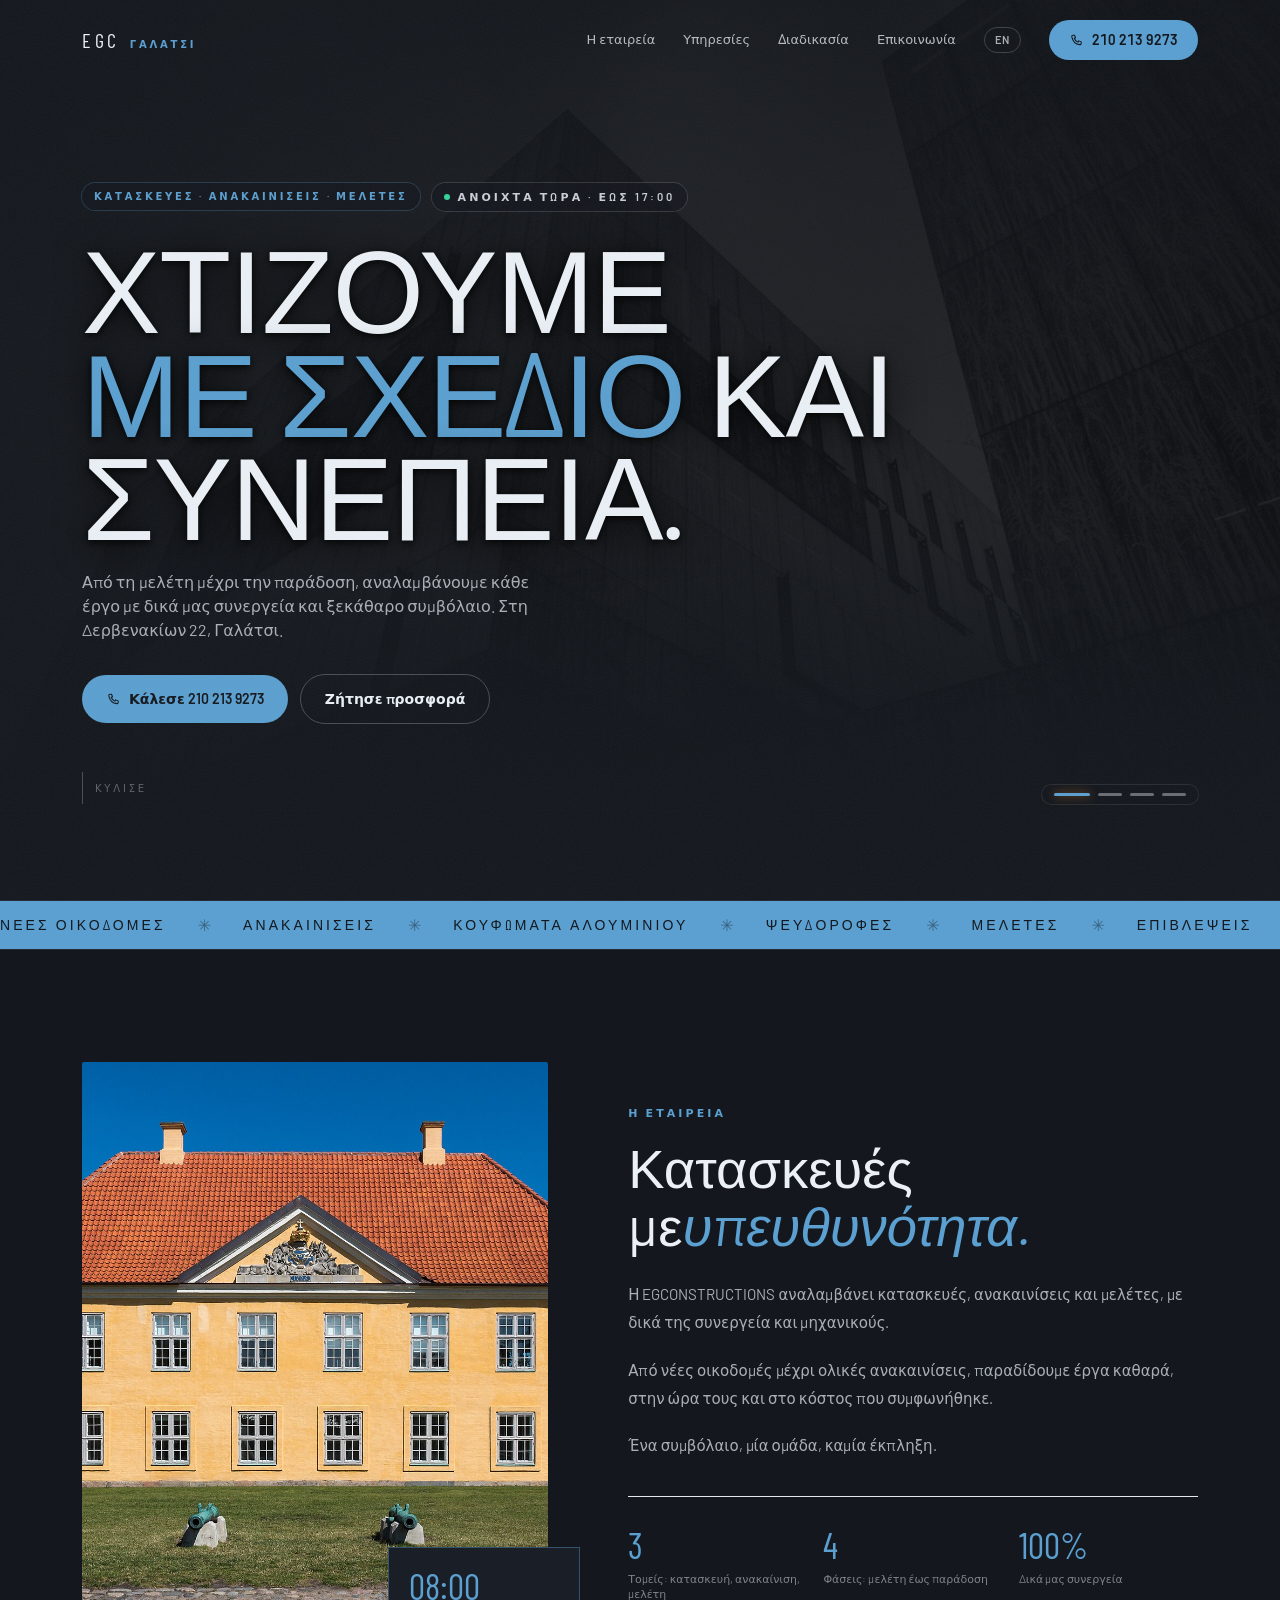
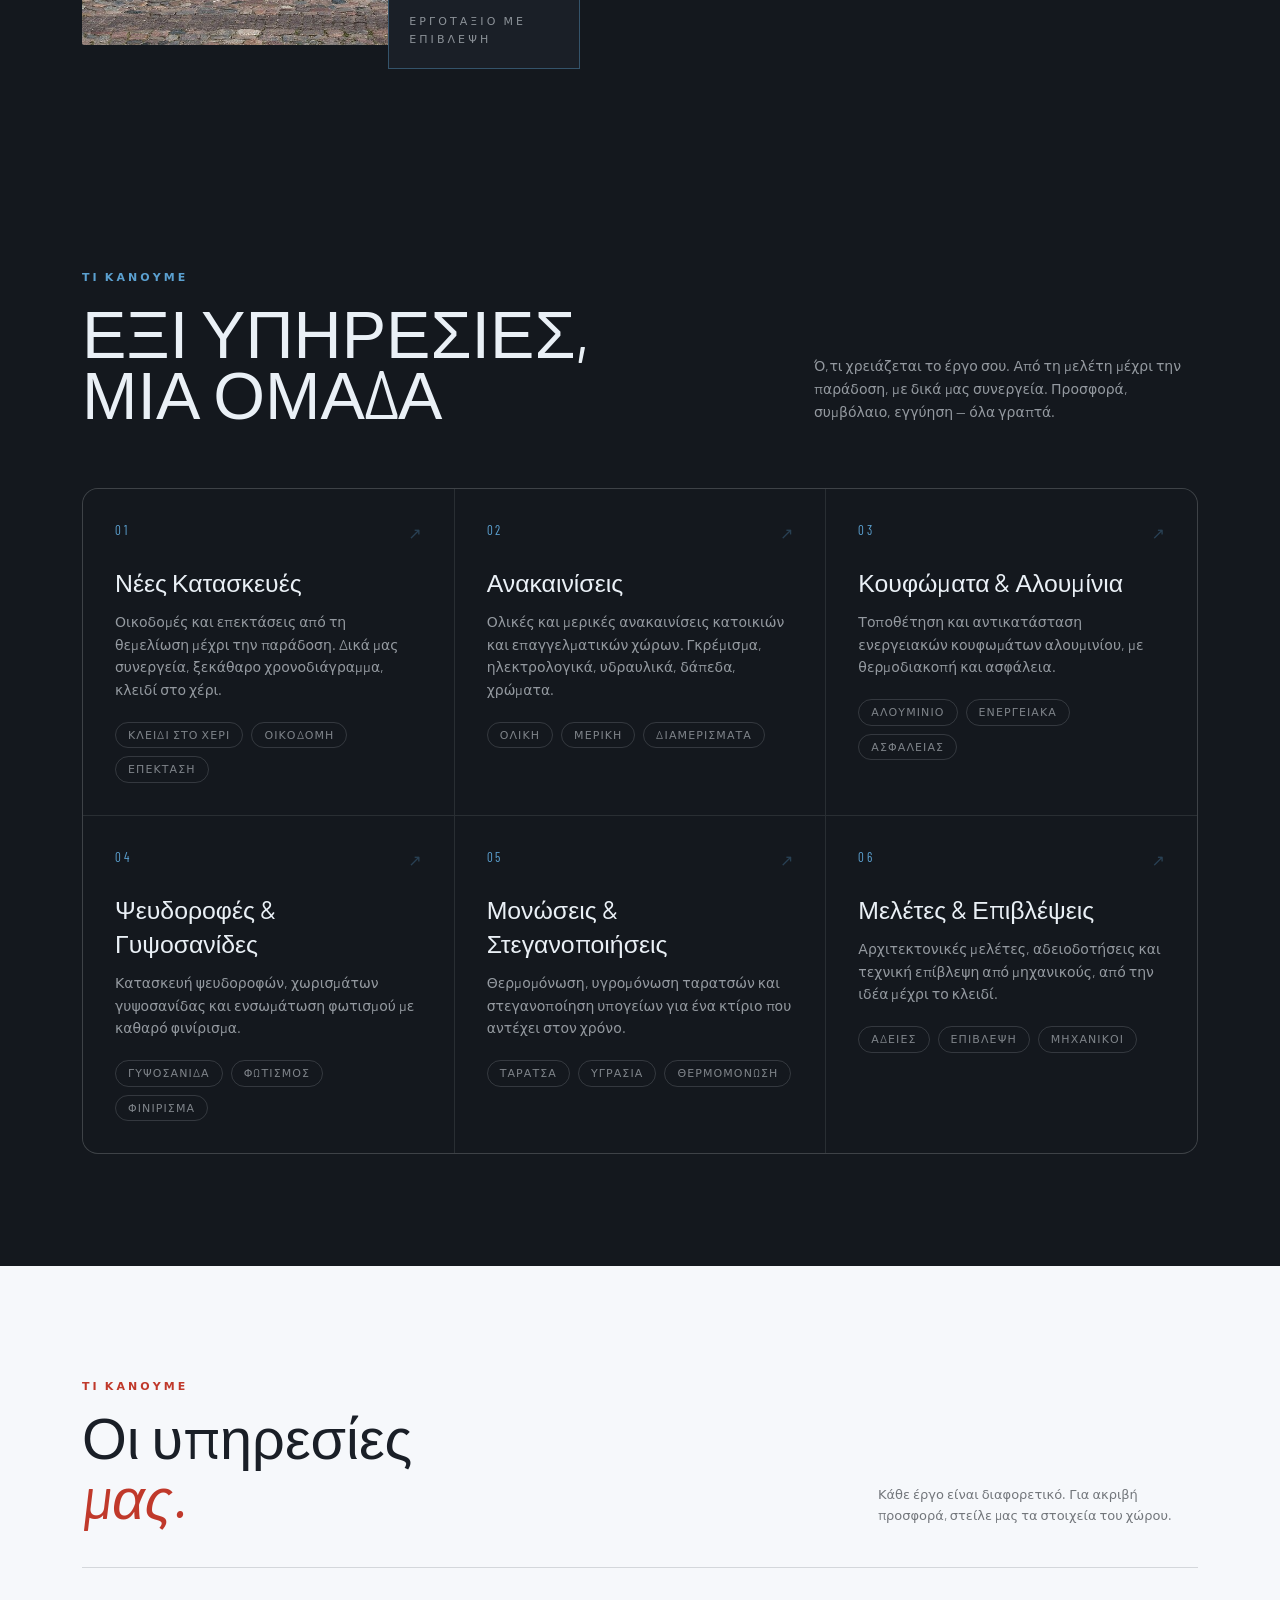
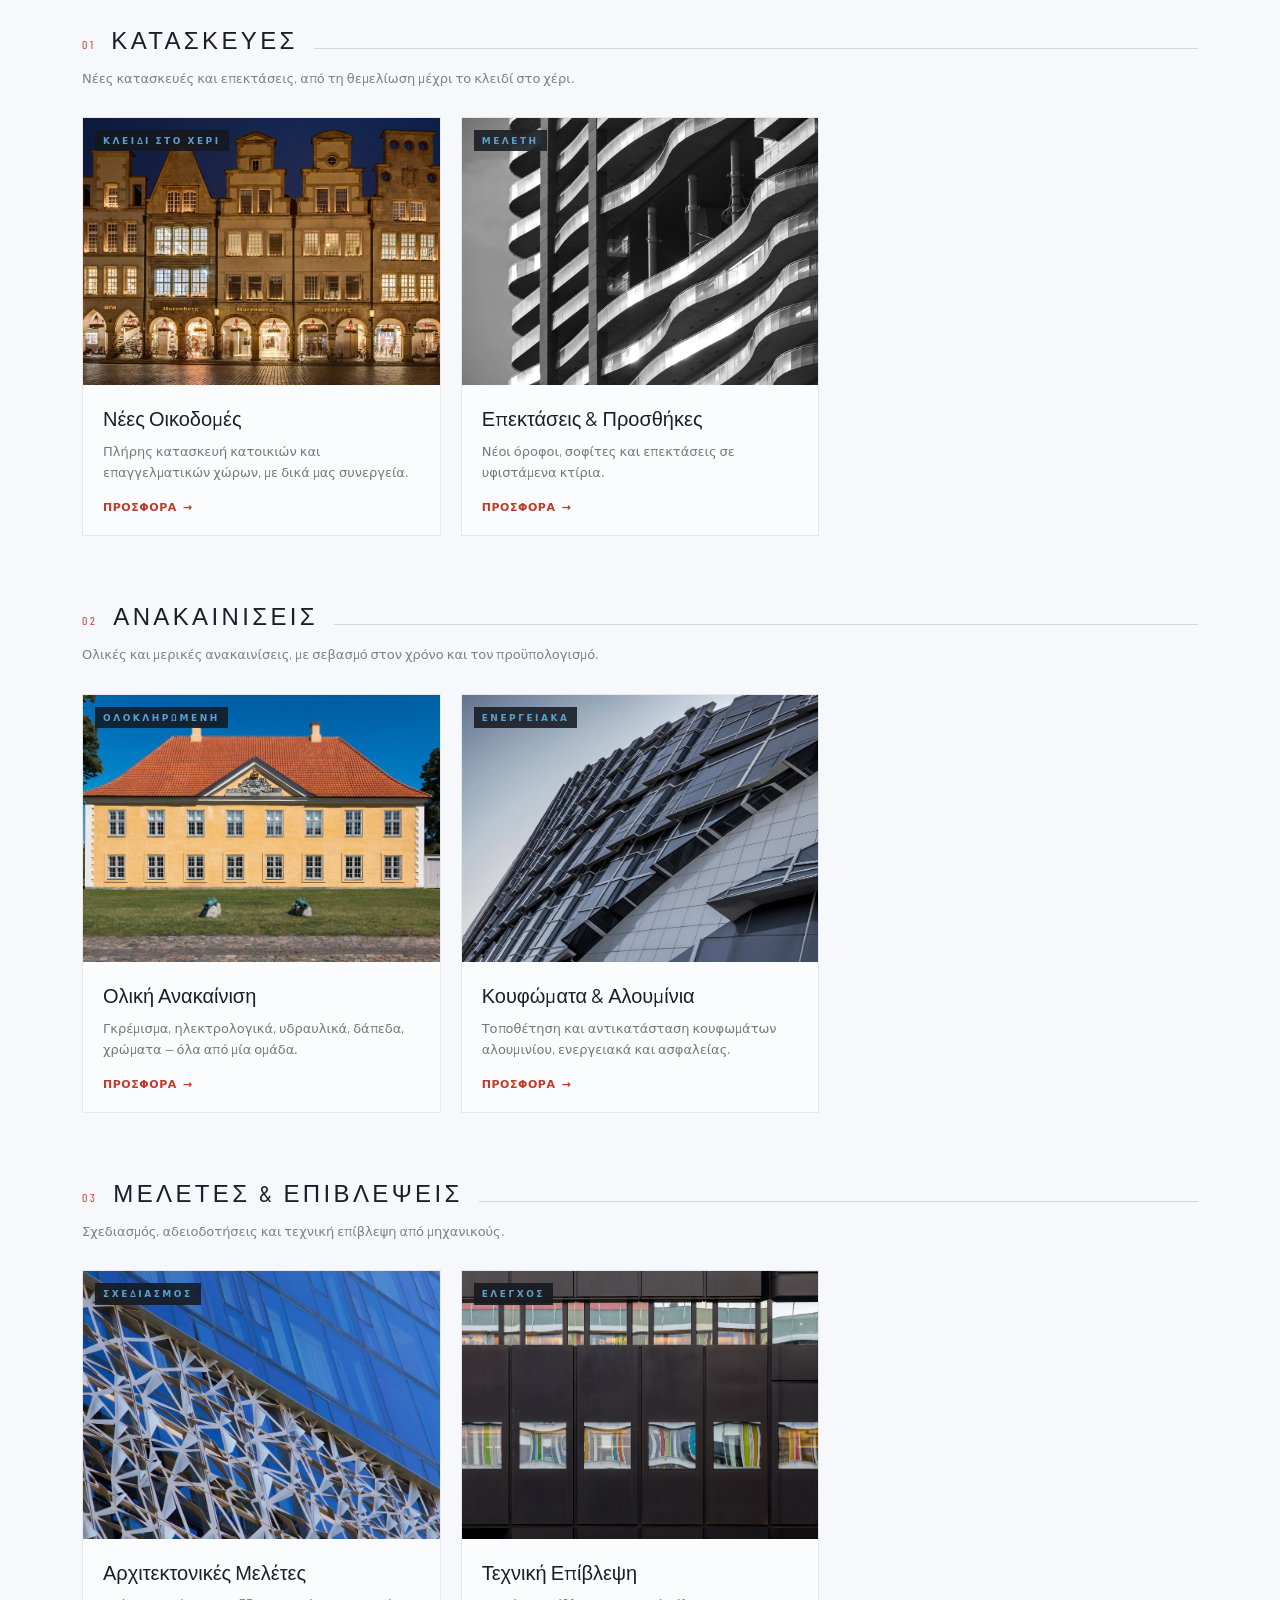
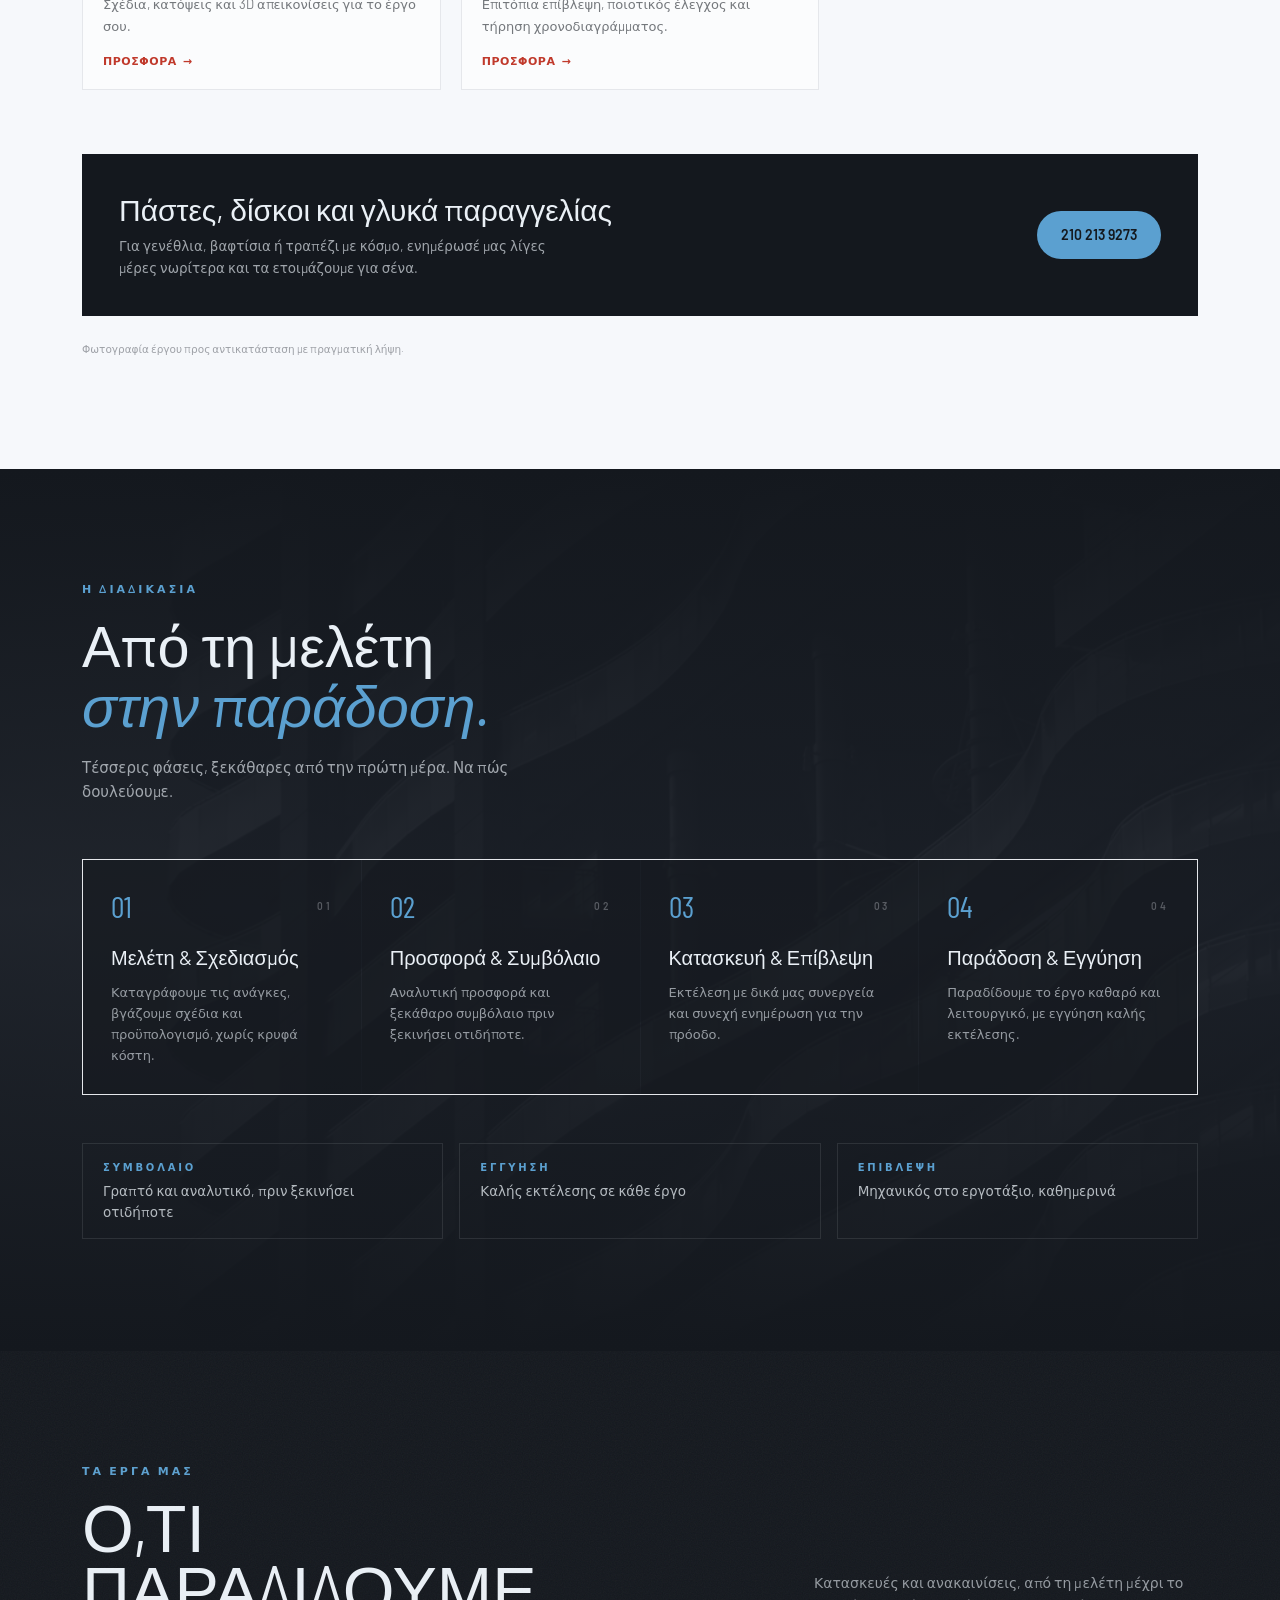
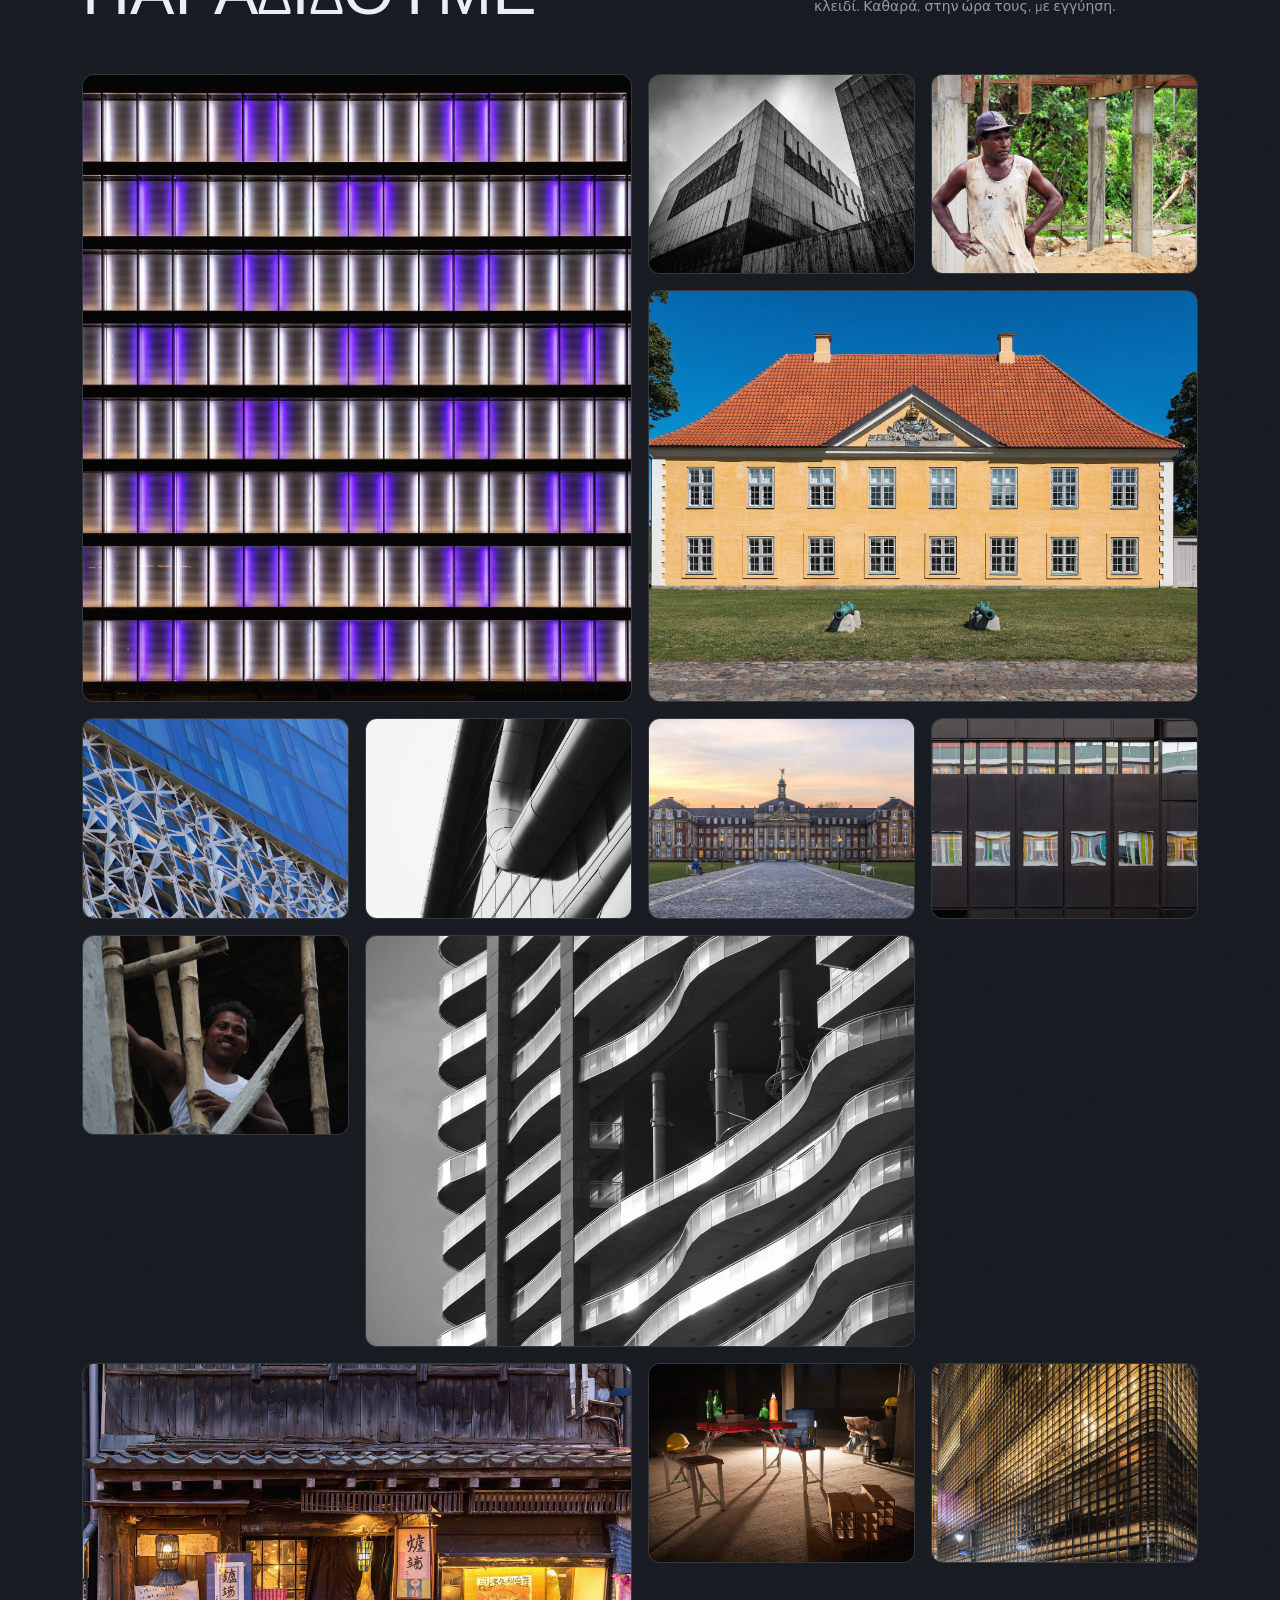
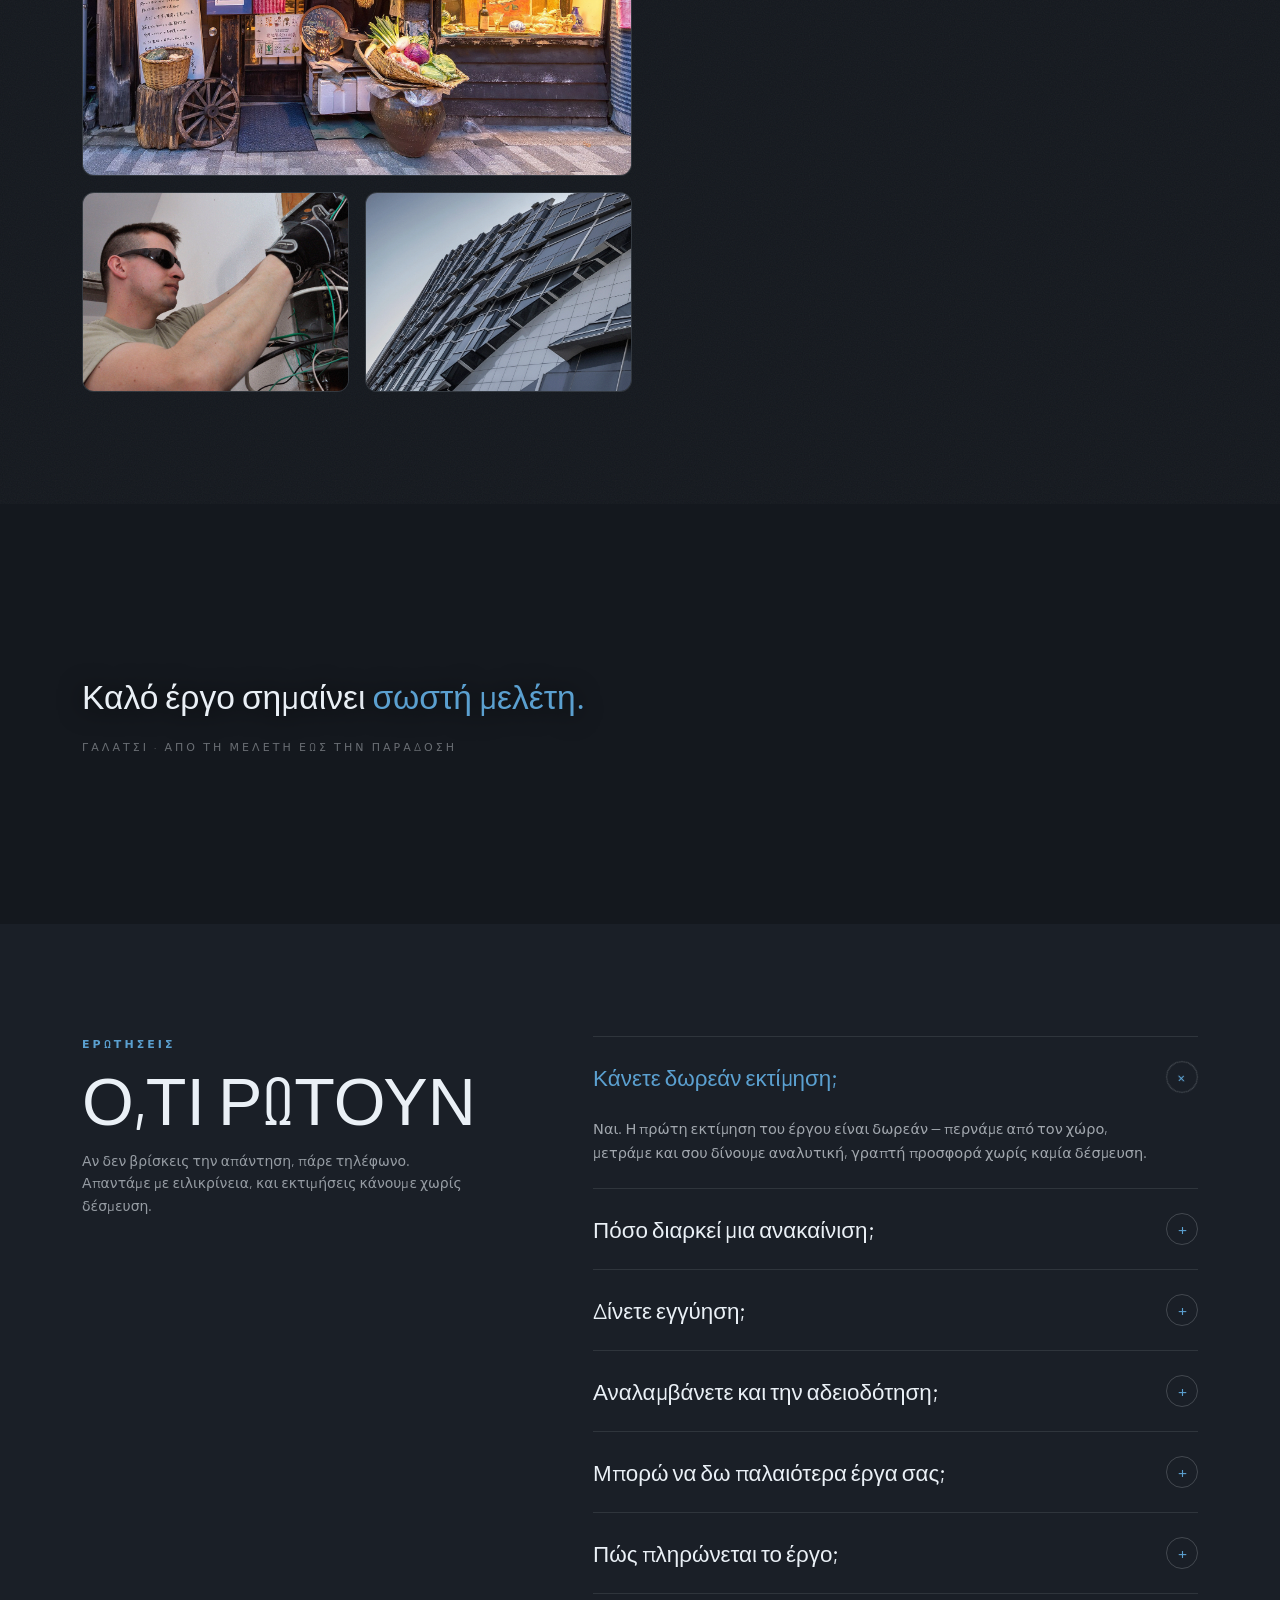
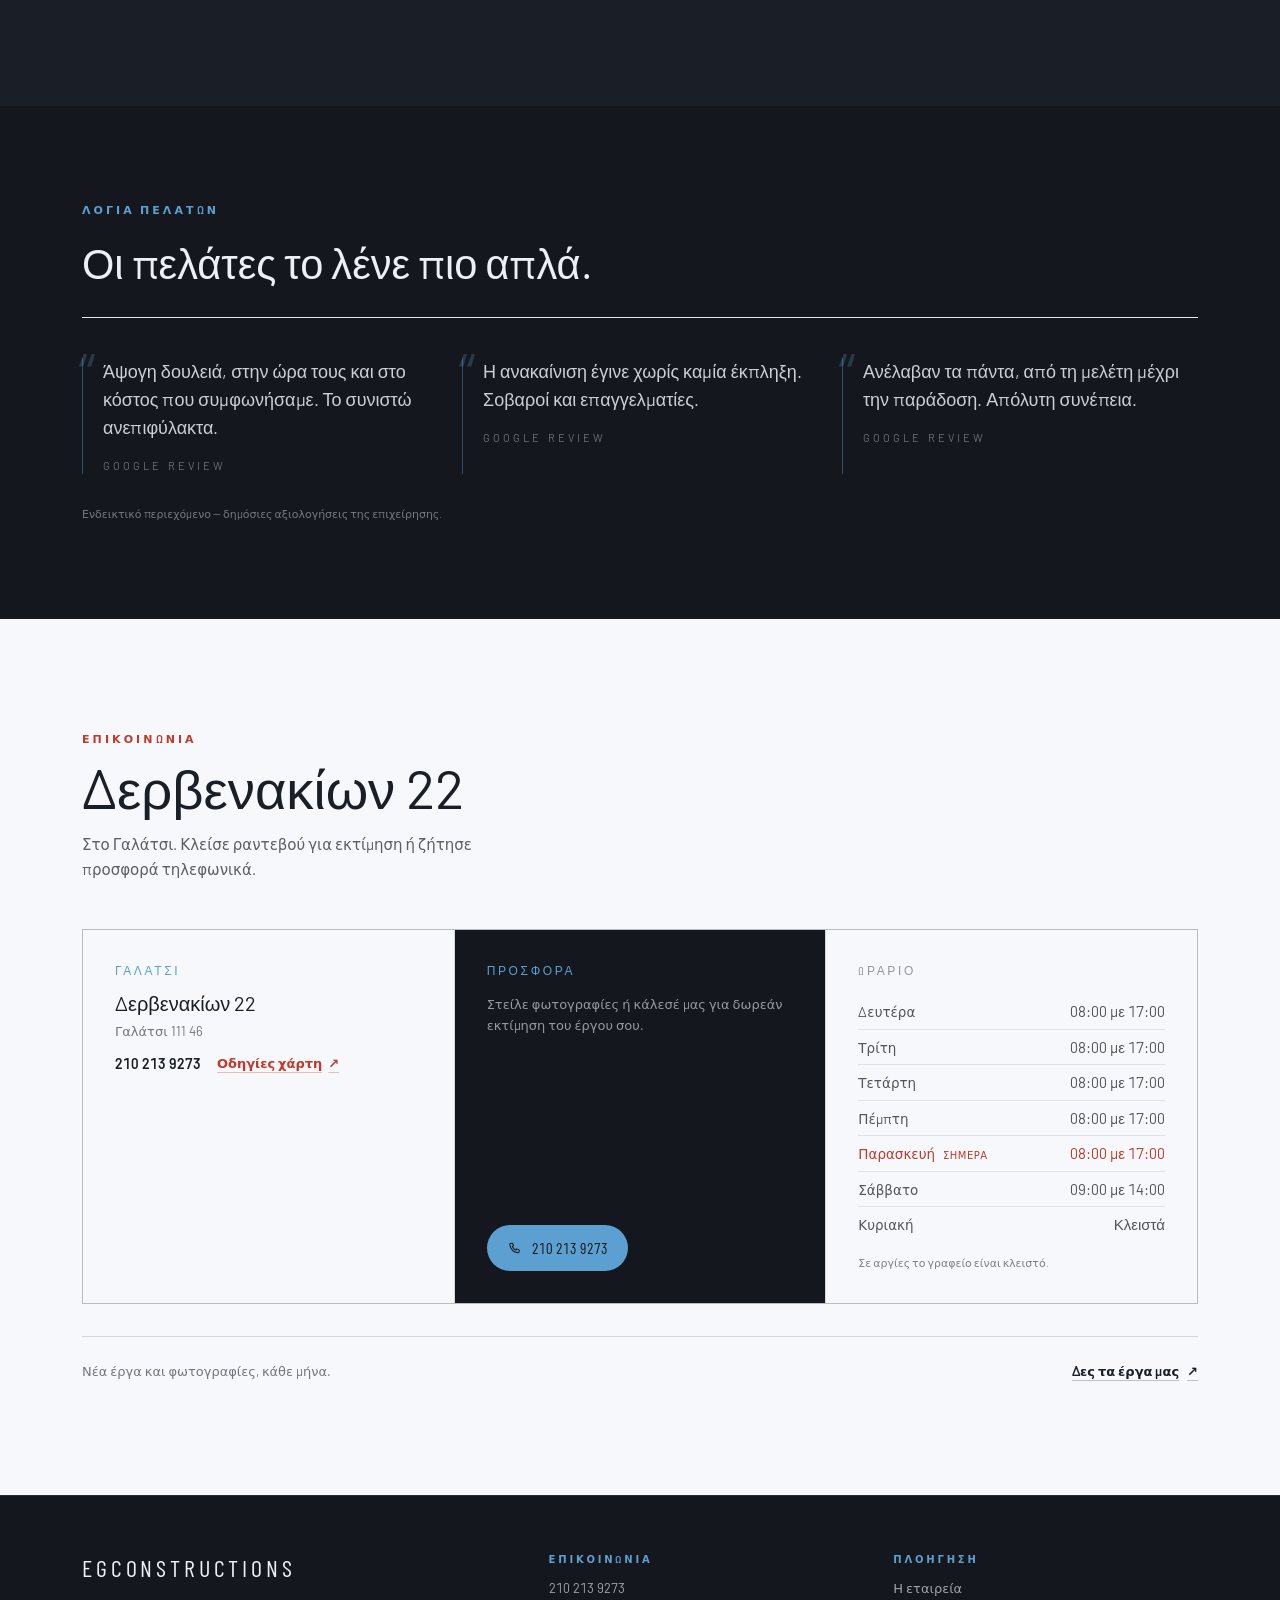
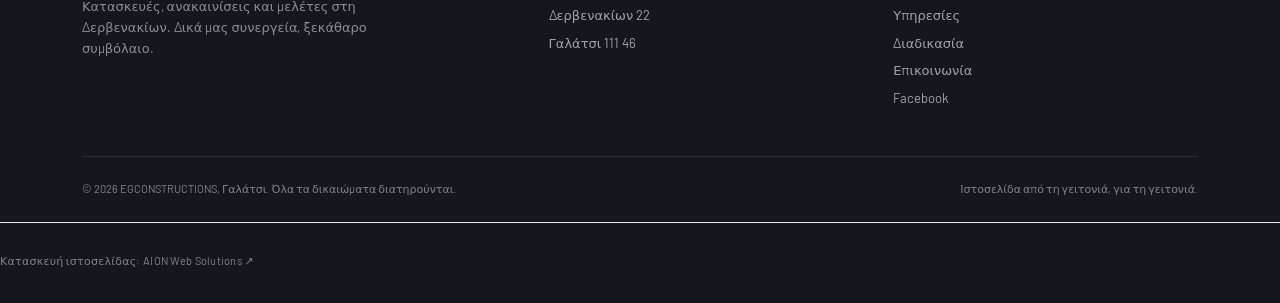
<file: index.html>
<!DOCTYPE html>
<html lang="el">
 <head>
 <meta charset="UTF-8" />
 <meta name="viewport" content="width=device-width, initial-scale=1.0" />
 <title>EGCONSTRUCTIONS — Κατασκευές, Ανακαινίσεις &amp; Μελέτες στη Δερβενακίων 22, Γαλάτσι</title>
 <meta
 name="description"
 content="Κατασκευές, ανακαινίσεις και τεχνικές μελέτες στο Γαλάτσι. Δικά μας συνεργεία, ξεκάθαρο συμβόλαιο, εγγύηση καλής εκτέλεσης. Δερβενακίων 22, τηλ. 210 213 9273."
 />
 <link rel="canonical" href="https://panosgr1983.github.io/aion-egconstructions-demo/" />
 <meta name="theme-color" content="#0F1115" />
 <link rel="icon" type="image/svg+xml" href="./favicon.svg" />
 <meta property="og:locale" content="el_GR" />
 <meta property="og:site_name" content="EGCONSTRUCTIONS" />
 <meta property="og:title" content="EGCONSTRUCTIONS, Γαλάτσι" />
 <meta
 property="og:description"
 content="Κατασκευές, ανακαινίσεις και μελέτες στη Δερβενακίων 22, Γαλάτσι. Δικά μας συνεργεία, ξεκάθαρο συμβόλαιο."
 />
 <meta property="og:type" content="website" />
 <meta property="og:url" content="https://panosgr1983.github.io/aion-egconstructions-demo/" />
 <meta property="og:image" content="https://panosgr1983.github.io/aion-egconstructions-demo/images/buildings-7.jpg" />
 <meta name="twitter:card" content="summary_large_image" />
 <meta name="twitter:title" content="EGCONSTRUCTIONS, Γαλάτσι" />
 <meta
 name="twitter:description"
 content="Κατασκευές, ανακαινίσεις και μελέτες στη Δερβενακίων 22, Γαλάτσι."
 />
 <meta name="twitter:image" content="https://panosgr1983.github.io/aion-egconstructions-demo/images/buildings-7.jpg" />
 <link rel="preconnect" href="https://fonts.googleapis.com" />
 <link rel="preconnect" href="https://fonts.gstatic.com" crossorigin />
 <link
 href="https://fonts.googleapis.com/css2?family=Barlow+Condensed:wght@500;600;700;800&family=Barlow:wght@400;500;600;700&display=swap"
 rel="stylesheet"
 />
 <script type="application/ld+json">
 {
 "@context": "https://schema.org",
 "@type": "GeneralContractor",
 "name": "EGCONSTRUCTIONS",
 "address": {
 "@type": "PostalAddress",
 "streetAddress": "Δερβενακίων 22",
 "addressLocality": "Γαλάτσι",
 "postalCode": "111 46",
 "addressCountry": "GR"
 },
 "telephone": "+302102139273",
 "priceRange": "€€€",
 "openingHoursSpecification": [
 {
 "@type": "OpeningHoursSpecification",
 "dayOfWeek": ["Monday","Tuesday","Wednesday","Thursday","Friday"],
 "opens": "08:00",
 "closes": "17:00"
 },
 {
 "@type": "OpeningHoursSpecification",
 "dayOfWeek": "Saturday",
 "opens": "09:00",
 "closes": "14:00"
 }
 ]
 }
 </script>
   <script type="module" crossorigin src="./assets/index-CJ-3PT7a.js"></script>
   <link rel="stylesheet" crossorigin href="./assets/index-tf8NFhXA.css">
 </head>
 <body>
 <div id="root"></div>
 </body>
</html>
</file>
<file: assets/index-tf8NFhXA.css>
*,:before,:after{--tw-border-spacing-x: 0;--tw-border-spacing-y: 0;--tw-translate-x: 0;--tw-translate-y: 0;--tw-rotate: 0;--tw-skew-x: 0;--tw-skew-y: 0;--tw-scale-x: 1;--tw-scale-y: 1;--tw-pan-x: ;--tw-pan-y: ;--tw-pinch-zoom: ;--tw-scroll-snap-strictness: proximity;--tw-gradient-from-position: ;--tw-gradient-via-position: ;--tw-gradient-to-position: ;--tw-ordinal: ;--tw-slashed-zero: ;--tw-numeric-figure: ;--tw-numeric-spacing: ;--tw-numeric-fraction: ;--tw-ring-inset: ;--tw-ring-offset-width: 0px;--tw-ring-offset-color: #fff;--tw-ring-color: rgb(59 130 246 / .5);--tw-ring-offset-shadow: 0 0 #0000;--tw-ring-shadow: 0 0 #0000;--tw-shadow: 0 0 #0000;--tw-shadow-colored: 0 0 #0000;--tw-blur: ;--tw-brightness: ;--tw-contrast: ;--tw-grayscale: ;--tw-hue-rotate: ;--tw-invert: ;--tw-saturate: ;--tw-sepia: ;--tw-drop-shadow: ;--tw-backdrop-blur: ;--tw-backdrop-brightness: ;--tw-backdrop-contrast: ;--tw-backdrop-grayscale: ;--tw-backdrop-hue-rotate: ;--tw-backdrop-invert: ;--tw-backdrop-opacity: ;--tw-backdrop-saturate: ;--tw-backdrop-sepia: ;--tw-contain-size: ;--tw-contain-layout: ;--tw-contain-paint: ;--tw-contain-style: }::backdrop{--tw-border-spacing-x: 0;--tw-border-spacing-y: 0;--tw-translate-x: 0;--tw-translate-y: 0;--tw-rotate: 0;--tw-skew-x: 0;--tw-skew-y: 0;--tw-scale-x: 1;--tw-scale-y: 1;--tw-pan-x: ;--tw-pan-y: ;--tw-pinch-zoom: ;--tw-scroll-snap-strictness: proximity;--tw-gradient-from-position: ;--tw-gradient-via-position: ;--tw-gradient-to-position: ;--tw-ordinal: ;--tw-slashed-zero: ;--tw-numeric-figure: ;--tw-numeric-spacing: ;--tw-numeric-fraction: ;--tw-ring-inset: ;--tw-ring-offset-width: 0px;--tw-ring-offset-color: #fff;--tw-ring-color: rgb(59 130 246 / .5);--tw-ring-offset-shadow: 0 0 #0000;--tw-ring-shadow: 0 0 #0000;--tw-shadow: 0 0 #0000;--tw-shadow-colored: 0 0 #0000;--tw-blur: ;--tw-brightness: ;--tw-contrast: ;--tw-grayscale: ;--tw-hue-rotate: ;--tw-invert: ;--tw-saturate: ;--tw-sepia: ;--tw-drop-shadow: ;--tw-backdrop-blur: ;--tw-backdrop-brightness: ;--tw-backdrop-contrast: ;--tw-backdrop-grayscale: ;--tw-backdrop-hue-rotate: ;--tw-backdrop-invert: ;--tw-backdrop-opacity: ;--tw-backdrop-saturate: ;--tw-backdrop-sepia: ;--tw-contain-size: ;--tw-contain-layout: ;--tw-contain-paint: ;--tw-contain-style: }*,:before,:after{box-sizing:border-box;border-width:0;border-style:solid;border-color:#e5e7eb}:before,:after{--tw-content: ""}html,:host{line-height:1.5;-webkit-text-size-adjust:100%;-moz-tab-size:4;-o-tab-size:4;tab-size:4;font-family:ui-sans-serif,system-ui,sans-serif,"Apple Color Emoji","Segoe UI Emoji",Segoe UI Symbol,"Noto Color Emoji";font-feature-settings:normal;font-variation-settings:normal;-webkit-tap-highlight-color:transparent}body{margin:0;line-height:inherit}hr{height:0;color:inherit;border-top-width:1px}abbr:where([title]){-webkit-text-decoration:underline dotted;text-decoration:underline dotted}h1,h2,h3,h4,h5,h6{font-size:inherit;font-weight:inherit}a{color:inherit;text-decoration:inherit}b,strong{font-weight:bolder}code,kbd,samp,pre{font-family:ui-monospace,SFMono-Regular,Menlo,Monaco,Consolas,Liberation Mono,Courier New,monospace;font-feature-settings:normal;font-variation-settings:normal;font-size:1em}small{font-size:80%}sub,sup{font-size:75%;line-height:0;position:relative;vertical-align:baseline}sub{bottom:-.25em}sup{top:-.5em}table{text-indent:0;border-color:inherit;border-collapse:collapse}button,input,optgroup,select,textarea{font-family:inherit;font-feature-settings:inherit;font-variation-settings:inherit;font-size:100%;font-weight:inherit;line-height:inherit;letter-spacing:inherit;color:inherit;margin:0;padding:0}button,select{text-transform:none}button,input:where([type=button]),input:where([type=reset]),input:where([type=submit]){-webkit-appearance:button;background-color:transparent;background-image:none}:-moz-focusring{outline:auto}:-moz-ui-invalid{box-shadow:none}progress{vertical-align:baseline}::-webkit-inner-spin-button,::-webkit-outer-spin-button{height:auto}[type=search]{-webkit-appearance:textfield;outline-offset:-2px}::-webkit-search-decoration{-webkit-appearance:none}::-webkit-file-upload-button{-webkit-appearance:button;font:inherit}summary{display:list-item}blockquote,dl,dd,h1,h2,h3,h4,h5,h6,hr,figure,p,pre{margin:0}fieldset{margin:0;padding:0}legend{padding:0}ol,ul,menu{list-style:none;margin:0;padding:0}dialog{padding:0}textarea{resize:vertical}input::-moz-placeholder,textarea::-moz-placeholder{opacity:1;color:#9ca3af}input::placeholder,textarea::placeholder{opacity:1;color:#9ca3af}button,[role=button]{cursor:pointer}:disabled{cursor:default}img,svg,video,canvas,audio,iframe,embed,object{display:block;vertical-align:middle}img,video{max-width:100%;height:auto}[hidden]:where(:not([hidden=until-found])){display:none}html{scroll-behavior:smooth;-webkit-text-size-adjust:100%}body{--tw-bg-opacity: 1;background-color:rgb(20 24 30 / var(--tw-bg-opacity, 1));font-family:Barlow,system-ui,sans-serif;--tw-text-opacity: 1;color:rgb(234 240 246 / var(--tw-text-opacity, 1));-webkit-font-smoothing:antialiased;-moz-osx-font-smoothing:grayscale;text-rendering:optimizeLegibility}::-moz-selection{--tw-bg-opacity: 1;background-color:rgb(91 160 208 / var(--tw-bg-opacity, 1));--tw-text-opacity: 1;color:rgb(20 24 30 / var(--tw-text-opacity, 1))}::selection{--tw-bg-opacity: 1;background-color:rgb(91 160 208 / var(--tw-bg-opacity, 1));--tw-text-opacity: 1;color:rgb(20 24 30 / var(--tw-text-opacity, 1))}h1,h2,h3{text-wrap:balance}.wrap{margin-left:auto;margin-right:auto;width:100%;max-width:1180px;padding-left:1.25rem;padding-right:1.25rem}@media (min-width: 640px){.wrap{padding-left:2rem;padding-right:2rem}}.eyebrow{font-family:Barlow,system-ui,sans-serif;font-size:11px;font-weight:600;text-transform:uppercase;letter-spacing:.28em;--tw-text-opacity: 1;color:rgb(91 160 208 / var(--tw-text-opacity, 1))}.btn{display:inline-flex;align-items:center;justify-content:center;gap:.5rem;border-radius:9999px;padding:.875rem 1.5rem;font-size:.875rem;line-height:1.25rem;font-weight:600;transition-property:color,background-color,border-color,text-decoration-color,fill,stroke,opacity,box-shadow,transform,filter,backdrop-filter;transition-timing-function:cubic-bezier(.4,0,.2,1);transition-duration:.3s}.btn:focus{outline:2px solid transparent;outline-offset:2px}.btn:focus-visible{--tw-ring-offset-shadow: var(--tw-ring-inset) 0 0 0 var(--tw-ring-offset-width) var(--tw-ring-offset-color);--tw-ring-shadow: var(--tw-ring-inset) 0 0 0 calc(2px + var(--tw-ring-offset-width)) var(--tw-ring-color);box-shadow:var(--tw-ring-offset-shadow),var(--tw-ring-shadow),var(--tw-shadow, 0 0 #0000);--tw-ring-opacity: 1;--tw-ring-color: rgb(91 160 208 / var(--tw-ring-opacity, 1));--tw-ring-offset-width: 2px;--tw-ring-offset-color: #14181E}.btn-primary{display:inline-flex;align-items:center;justify-content:center;gap:.5rem;border-radius:9999px;padding:.875rem 1.5rem;font-size:.875rem;line-height:1.25rem;font-weight:600;transition-property:color,background-color,border-color,text-decoration-color,fill,stroke,opacity,box-shadow,transform,filter,backdrop-filter;transition-timing-function:cubic-bezier(.4,0,.2,1);transition-duration:.3s}.btn-primary:focus{outline:2px solid transparent;outline-offset:2px}.btn-primary:focus-visible{--tw-ring-offset-shadow: var(--tw-ring-inset) 0 0 0 var(--tw-ring-offset-width) var(--tw-ring-offset-color);--tw-ring-shadow: var(--tw-ring-inset) 0 0 0 calc(2px + var(--tw-ring-offset-width)) var(--tw-ring-color);box-shadow:var(--tw-ring-offset-shadow),var(--tw-ring-shadow),var(--tw-shadow, 0 0 #0000);--tw-ring-opacity: 1;--tw-ring-color: rgb(91 160 208 / var(--tw-ring-opacity, 1));--tw-ring-offset-width: 2px;--tw-ring-offset-color: #14181E}.btn-primary{--tw-bg-opacity: 1;background-color:rgb(91 160 208 / var(--tw-bg-opacity, 1));--tw-text-opacity: 1;color:rgb(20 24 30 / var(--tw-text-opacity, 1))}.btn-primary:hover{--tw-bg-opacity: 1;background-color:rgb(127 189 227 / var(--tw-bg-opacity, 1))}.grain:after{content:"";position:absolute;top:0;right:0;bottom:0;left:0;pointer-events:none;opacity:.05;background-image:url("data:image/svg+xml,%3Csvg xmlns='http://www.w3.org/2000/svg' width='140' height='140'%3E%3Cfilter id='n'%3E%3CfeTurbulence type='fractalNoise' baseFrequency='0.85' numOctaves='3'/%3E%3C/filter%3E%3Crect width='140' height='140' filter='url(%23n)'/%3E%3C/svg%3E")}.sr-only{position:absolute;width:1px;height:1px;padding:0;margin:-1px;overflow:hidden;clip:rect(0,0,0,0);white-space:nowrap;border-width:0}.pointer-events-none{pointer-events:none}.fixed{position:fixed}.absolute{position:absolute}.relative{position:relative}.inset-0{top:0;right:0;bottom:0;left:0}.inset-x-0{left:0;right:0}.-bottom-6{bottom:-1.5rem}.-bottom-\[180px\]{bottom:-180px}.-left-1{left:-.25rem}.-right-2{right:-.5rem}.-top-4{top:-1rem}.-top-\[180px\]{top:-180px}.bottom-0{bottom:0}.bottom-3{bottom:.75rem}.left-0{left:0}.left-3{left:.75rem}.left-4{left:1rem}.right-3{right:.75rem}.right-4{right:1rem}.right-5{right:1.25rem}.top-0{top:0}.top-1\.5{top:.375rem}.top-3{top:.75rem}.top-4{top:1rem}.top-5{top:1.25rem}.isolate{isolation:isolate}.-z-10{z-index:-10}.z-10{z-index:10}.z-40{z-index:40}.z-50{z-index:50}.z-\[200\]{z-index:200}.row-span-2{grid-row:span 2 / span 2}.mb-1\.5{margin-bottom:.375rem}.mb-10{margin-bottom:2.5rem}.mb-11{margin-bottom:2.75rem}.mb-5{margin-bottom:1.25rem}.ml-2{margin-left:.5rem}.mt-1{margin-top:.25rem}.mt-1\.5{margin-top:.375rem}.mt-10{margin-top:2.5rem}.mt-12{margin-top:3rem}.mt-14{margin-top:3.5rem}.mt-16{margin-top:4rem}.mt-2{margin-top:.5rem}.mt-2\.5{margin-top:.625rem}.mt-3{margin-top:.75rem}.mt-4{margin-top:1rem}.mt-5{margin-top:1.25rem}.mt-6{margin-top:1.5rem}.mt-7{margin-top:1.75rem}.mt-8{margin-top:2rem}.mt-9{margin-top:2.25rem}.block{display:block}.flex{display:flex}.inline-flex{display:inline-flex}.table{display:table}.grid{display:grid}.hidden{display:none}.aspect-\[4\/3\]{aspect-ratio:4/3}.aspect-\[4\/5\]{aspect-ratio:4/5}.h-1\.5{height:.375rem}.h-11{height:2.75rem}.h-12{height:3rem}.h-2\/5{height:40%}.h-24{height:6rem}.h-3{height:.75rem}.h-8{height:2rem}.h-9{height:2.25rem}.h-\[2px\]{height:2px}.h-\[3px\]{height:3px}.h-full{height:100%}.h-px{height:1px}.max-h-0{max-height:0px}.max-h-\[28rem\]{max-height:28rem}.max-h-\[80vh\]{max-height:80vh}.max-h-\[86vh\]{max-height:86vh}.min-h-\[100svh\]{min-height:100svh}.min-h-\[420px\]{min-height:420px}.w-0{width:0px}.w-1\.5{width:.375rem}.w-11{width:2.75rem}.w-12{width:3rem}.w-48{width:12rem}.w-5{width:1.25rem}.w-6{width:1.5rem}.w-8{width:2rem}.w-9{width:2.25rem}.w-fit{width:-moz-fit-content;width:fit-content}.w-full{width:100%}.w-max{width:-moz-max-content;width:max-content}.w-px{width:1px}.min-w-0{min-width:0px}.max-w-2xl{max-width:42rem}.max-w-\[16ch\]{max-width:16ch}.max-w-\[18ch\]{max-width:18ch}.max-w-\[30ch\]{max-width:30ch}.max-w-\[92vw\]{max-width:92vw}.max-w-full{max-width:100%}.max-w-lg{max-width:32rem}.max-w-md{max-width:28rem}.max-w-sm{max-width:24rem}.max-w-xl{max-width:36rem}.max-w-xs{max-width:20rem}.flex-1{flex:1 1 0%}.shrink-0{flex-shrink:0}.translate-y-2{--tw-translate-y: .5rem;transform:translate(var(--tw-translate-x),var(--tw-translate-y)) rotate(var(--tw-rotate)) skew(var(--tw-skew-x)) skewY(var(--tw-skew-y)) scaleX(var(--tw-scale-x)) scaleY(var(--tw-scale-y))}.-rotate-45{--tw-rotate: -45deg;transform:translate(var(--tw-translate-x),var(--tw-translate-y)) rotate(var(--tw-rotate)) skew(var(--tw-skew-x)) skewY(var(--tw-skew-y)) scaleX(var(--tw-scale-x)) scaleY(var(--tw-scale-y))}.rotate-45{--tw-rotate: 45deg;transform:translate(var(--tw-translate-x),var(--tw-translate-y)) rotate(var(--tw-rotate)) skew(var(--tw-skew-x)) skewY(var(--tw-skew-y)) scaleX(var(--tw-scale-x)) scaleY(var(--tw-scale-y))}.scale-100{--tw-scale-x: 1;--tw-scale-y: 1;transform:translate(var(--tw-translate-x),var(--tw-translate-y)) rotate(var(--tw-rotate)) skew(var(--tw-skew-x)) skewY(var(--tw-skew-y)) scaleX(var(--tw-scale-x)) scaleY(var(--tw-scale-y))}.scale-\[1\.07\]{--tw-scale-x: 1.07;--tw-scale-y: 1.07;transform:translate(var(--tw-translate-x),var(--tw-translate-y)) rotate(var(--tw-rotate)) skew(var(--tw-skew-x)) skewY(var(--tw-skew-y)) scaleX(var(--tw-scale-x)) scaleY(var(--tw-scale-y))}.transform{transform:translate(var(--tw-translate-x),var(--tw-translate-y)) rotate(var(--tw-rotate)) skew(var(--tw-skew-x)) skewY(var(--tw-skew-y)) scaleX(var(--tw-scale-x)) scaleY(var(--tw-scale-y))}@keyframes marquee{0%{transform:translate(0)}to{transform:translate(-50%)}}.animate-marquee{animation:marquee 34s linear infinite}@keyframes rise{0%{opacity:0;transform:translateY(26px)}to{opacity:1;transform:translateY(0)}}.animate-rise{animation:rise .9s cubic-bezier(.22,1,.36,1) both}.grid-cols-2{grid-template-columns:repeat(2,minmax(0,1fr))}.grid-cols-3{grid-template-columns:repeat(3,minmax(0,1fr))}.flex-col{flex-direction:column}.flex-wrap{flex-wrap:wrap}.place-items-center{place-items:center}.items-start{align-items:flex-start}.items-end{align-items:flex-end}.items-center{align-items:center}.items-baseline{align-items:baseline}.justify-end{justify-content:flex-end}.justify-center{justify-content:center}.justify-between{justify-content:space-between}.gap-1{gap:.25rem}.gap-1\.5{gap:.375rem}.gap-10{gap:2.5rem}.gap-12{gap:3rem}.gap-2{gap:.5rem}.gap-2\.5{gap:.625rem}.gap-3{gap:.75rem}.gap-4{gap:1rem}.gap-5{gap:1.25rem}.gap-6{gap:1.5rem}.gap-7{gap:1.75rem}.gap-8{gap:2rem}.gap-px{gap:1px}.gap-x-4{-moz-column-gap:1rem;column-gap:1rem}.gap-y-1\.5{row-gap:.375rem}.space-y-16>:not([hidden])~:not([hidden]){--tw-space-y-reverse: 0;margin-top:calc(4rem * calc(1 - var(--tw-space-y-reverse)));margin-bottom:calc(4rem * var(--tw-space-y-reverse))}.space-y-2>:not([hidden])~:not([hidden]){--tw-space-y-reverse: 0;margin-top:calc(.5rem * calc(1 - var(--tw-space-y-reverse)));margin-bottom:calc(.5rem * var(--tw-space-y-reverse))}.space-y-5>:not([hidden])~:not([hidden]){--tw-space-y-reverse: 0;margin-top:calc(1.25rem * calc(1 - var(--tw-space-y-reverse)));margin-bottom:calc(1.25rem * var(--tw-space-y-reverse))}.divide-y>:not([hidden])~:not([hidden]){--tw-divide-y-reverse: 0;border-top-width:calc(1px * calc(1 - var(--tw-divide-y-reverse)));border-bottom-width:calc(1px * var(--tw-divide-y-reverse))}.divide-crust-900\/10>:not([hidden])~:not([hidden]){border-color:#1a1f271a}.divide-flour\/10>:not([hidden])~:not([hidden]){border-color:#eaf0f61a}.overflow-hidden{overflow:hidden}.truncate{overflow:hidden;text-overflow:ellipsis;white-space:nowrap}.whitespace-nowrap{white-space:nowrap}.break-words{overflow-wrap:break-word}.rounded-2xl{border-radius:1rem}.rounded-\[2px\]{border-radius:2px}.rounded-full{border-radius:9999px}.rounded-xl{border-radius:.75rem}.border{border-width:1px}.border-y{border-top-width:1px;border-bottom-width:1px}.border-b{border-bottom-width:1px}.border-l{border-left-width:1px}.border-t{border-top-width:1px}.border-crust-800{--tw-border-opacity: 1;border-color:rgb(35 42 52 / var(--tw-border-opacity, 1))}.border-crust-900\/15{border-color:#1a1f2726}.border-ember\/40{border-color:#5ba0d066}.border-ember\/50{border-color:#5ba0d080}.border-flour\/10{border-color:#eaf0f61a}.border-flour\/15{border-color:#eaf0f626}.border-flour\/20{border-color:#eaf0f633}.border-flour\/25{border-color:#eaf0f640}.border-flour\/5{border-color:#eaf0f60d}.bg-\[\#EFE6D6\]{--tw-bg-opacity: 1;background-color:rgb(239 230 214 / var(--tw-bg-opacity, 1))}.bg-amber-400{--tw-bg-opacity: 1;background-color:rgb(251 191 36 / var(--tw-bg-opacity, 1))}.bg-black\/75{background-color:#000000bf}.bg-crust-900{--tw-bg-opacity: 1;background-color:rgb(26 31 39 / var(--tw-bg-opacity, 1))}.bg-crust-900\/15{background-color:#1a1f2726}.bg-crust-950{--tw-bg-opacity: 1;background-color:rgb(20 24 30 / var(--tw-bg-opacity, 1))}.bg-crust-950\/50{background-color:#14181e80}.bg-crust-950\/55{background-color:#14181e8c}.bg-crust-950\/70{background-color:#14181eb3}.bg-crust-950\/85{background-color:#14181ed9}.bg-crust-950\/90{background-color:#14181ee6}.bg-crust-950\/95{background-color:#14181ef2}.bg-current{background-color:currentColor}.bg-ember{--tw-bg-opacity: 1;background-color:rgb(91 160 208 / var(--tw-bg-opacity, 1))}.bg-emerald-400{--tw-bg-opacity: 1;background-color:rgb(52 211 153 / var(--tw-bg-opacity, 1))}.bg-flour\/10{background-color:#eaf0f61a}.bg-flour\/25{background-color:#eaf0f640}.bg-flour\/40{background-color:#eaf0f666}.bg-flour\/5{background-color:#eaf0f60d}.bg-paper{--tw-bg-opacity: 1;background-color:rgb(246 248 251 / var(--tw-bg-opacity, 1))}.bg-paper\/95{background-color:#f6f8fbf2}.bg-white\/60{background-color:#fff9}.bg-gradient-to-b{background-image:linear-gradient(to bottom,var(--tw-gradient-stops))}.bg-gradient-to-r{background-image:linear-gradient(to right,var(--tw-gradient-stops))}.bg-gradient-to-t{background-image:linear-gradient(to top,var(--tw-gradient-stops))}.from-crust-950{--tw-gradient-from: #14181E var(--tw-gradient-from-position);--tw-gradient-to: rgb(20 24 30 / 0) var(--tw-gradient-to-position);--tw-gradient-stops: var(--tw-gradient-from), var(--tw-gradient-to)}.from-crust-950\/80{--tw-gradient-from: rgb(20 24 30 / .8) var(--tw-gradient-from-position);--tw-gradient-to: rgb(20 24 30 / 0) var(--tw-gradient-to-position);--tw-gradient-stops: var(--tw-gradient-from), var(--tw-gradient-to)}.from-crust-950\/85{--tw-gradient-from: rgb(20 24 30 / .85) var(--tw-gradient-from-position);--tw-gradient-to: rgb(20 24 30 / 0) var(--tw-gradient-to-position);--tw-gradient-stops: var(--tw-gradient-from), var(--tw-gradient-to)}.from-crust-950\/95{--tw-gradient-from: rgb(20 24 30 / .95) var(--tw-gradient-from-position);--tw-gradient-to: rgb(20 24 30 / 0) var(--tw-gradient-to-position);--tw-gradient-stops: var(--tw-gradient-from), var(--tw-gradient-to)}.via-crust-900\/85{--tw-gradient-to: rgb(26 31 39 / 0) var(--tw-gradient-to-position);--tw-gradient-stops: var(--tw-gradient-from), rgb(26 31 39 / .85) var(--tw-gradient-via-position), var(--tw-gradient-to)}.via-crust-950\/25{--tw-gradient-to: rgb(20 24 30 / 0) var(--tw-gradient-to-position);--tw-gradient-stops: var(--tw-gradient-from), rgb(20 24 30 / .25) var(--tw-gradient-via-position), var(--tw-gradient-to)}.via-crust-950\/55{--tw-gradient-to: rgb(20 24 30 / 0) var(--tw-gradient-to-position);--tw-gradient-stops: var(--tw-gradient-from), rgb(20 24 30 / .55) var(--tw-gradient-via-position), var(--tw-gradient-to)}.via-crust-950\/60{--tw-gradient-to: rgb(20 24 30 / 0) var(--tw-gradient-to-position);--tw-gradient-stops: var(--tw-gradient-from), rgb(20 24 30 / .6) var(--tw-gradient-via-position), var(--tw-gradient-to)}.to-crust-950{--tw-gradient-to: #14181E var(--tw-gradient-to-position)}.to-transparent{--tw-gradient-to: transparent var(--tw-gradient-to-position)}.bg-cover{background-size:cover}.bg-center{background-position:center}.object-contain{-o-object-fit:contain;object-fit:contain}.object-cover{-o-object-fit:cover;object-fit:cover}.object-center{-o-object-position:center;object-position:center}.p-4{padding:1rem}.p-5{padding:1.25rem}.p-6{padding:1.5rem}.p-7{padding:1.75rem}.\!px-5{padding-left:1.25rem!important;padding-right:1.25rem!important}.\!py-2\.5{padding-top:.625rem!important;padding-bottom:.625rem!important}.\!py-3{padding-top:.75rem!important;padding-bottom:.75rem!important}.px-2{padding-left:.5rem;padding-right:.5rem}.px-2\.5{padding-left:.625rem;padding-right:.625rem}.px-3{padding-left:.75rem;padding-right:.75rem}.px-4{padding-left:1rem;padding-right:1rem}.px-5{padding-left:1.25rem;padding-right:1.25rem}.py-1{padding-top:.25rem;padding-bottom:.25rem}.py-1\.5{padding-top:.375rem;padding-bottom:.375rem}.py-16{padding-top:4rem;padding-bottom:4rem}.py-2{padding-top:.5rem;padding-bottom:.5rem}.py-20{padding-top:5rem;padding-bottom:5rem}.py-3{padding-top:.75rem;padding-bottom:.75rem}.py-4{padding-top:1rem;padding-bottom:1rem}.py-5{padding-top:1.25rem;padding-bottom:1.25rem}.py-6{padding-top:1.5rem;padding-bottom:1.5rem}.pb-10{padding-bottom:2.5rem}.pb-16{padding-bottom:4rem}.pb-6{padding-bottom:1.5rem}.pb-8{padding-bottom:2rem}.pb-\[max\(0\.75rem\,env\(safe-area-inset-bottom\)\)\]{padding-bottom:max(.75rem,env(safe-area-inset-bottom))}.pl-5{padding-left:1.25rem}.pr-12{padding-right:3rem}.pt-14{padding-top:3.5rem}.pt-2\.5{padding-top:.625rem}.pt-32{padding-top:8rem}.pt-6{padding-top:1.5rem}.pt-7{padding-top:1.75rem}.text-left{text-align:left}.text-center{text-align:center}.text-right{text-align:right}.font-display{font-family:Barlow Condensed,Impact,sans-serif}.font-serif{font-family:Barlow,Georgia,sans-serif}.text-2xl{font-size:1.5rem;line-height:2rem}.text-3xl{font-size:1.875rem;line-height:2.25rem}.text-4xl{font-size:2.25rem;line-height:2.5rem}.text-6xl{font-size:3.75rem;line-height:1}.text-\[10\.5px\]{font-size:10.5px}.text-\[10px\]{font-size:10px}.text-\[11px\]{font-size:11px}.text-\[12px\]{font-size:12px}.text-\[13\.5px\]{font-size:13.5px}.text-\[13px\]{font-size:13px}.text-\[14\.5px\]{font-size:14.5px}.text-\[14px\]{font-size:14px}.text-\[15px\]{font-size:15px}.text-\[9px\]{font-size:9px}.text-\[clamp\(1\.05rem\,2\.2vw\,1\.4rem\)\]{font-size:clamp(1.05rem,2.2vw,1.4rem)}.text-\[clamp\(1\.25rem\,2\.4vw\,1\.55rem\)\]{font-size:clamp(1.25rem,2.4vw,1.55rem)}.text-\[clamp\(1\.3rem\,3\.1vw\,2\.1rem\)\]{font-size:clamp(1.3rem,3.1vw,2.1rem)}.text-\[clamp\(1\.7rem\,3\.6vw\,2\.6rem\)\]{font-size:clamp(1.7rem,3.6vw,2.6rem)}.text-\[clamp\(2\.1rem\,9\.2vw\,7\.5rem\)\]{font-size:clamp(2.1rem,9.2vw,7.5rem)}.text-\[clamp\(2rem\,4\.6vw\,3\.4rem\)\]{font-size:clamp(2rem,4.6vw,3.4rem)}.text-\[clamp\(2rem\,4\.8vw\,3\.6rem\)\]{font-size:clamp(2rem,4.8vw,3.6rem)}.text-\[clamp\(2rem\,5\.2vw\,4\.2rem\)\]{font-size:clamp(2rem,5.2vw,4.2rem)}.text-lg{font-size:1.125rem;line-height:1.75rem}.text-sm{font-size:.875rem;line-height:1.25rem}.text-xl{font-size:1.25rem;line-height:1.75rem}.text-xs{font-size:.75rem;line-height:1rem}.font-medium{font-weight:500}.font-semibold{font-weight:600}.uppercase{text-transform:uppercase}.italic{font-style:italic}.not-italic{font-style:normal}.tabular-nums{--tw-numeric-spacing: tabular-nums;font-variant-numeric:var(--tw-ordinal) var(--tw-slashed-zero) var(--tw-numeric-figure) var(--tw-numeric-spacing) var(--tw-numeric-fraction)}.leading-\[0\.88\]{line-height:.88}.leading-\[0\.92\]{line-height:.92}.leading-\[1\.04\]{line-height:1.04}.leading-\[1\.05\]{line-height:1.05}.leading-\[1\.06\]{line-height:1.06}.leading-\[1\.4\]{line-height:1.4}.leading-\[1\.55\]{line-height:1.55}.leading-\[1\.85\]{line-height:1.85}.leading-none{line-height:1}.leading-relaxed{line-height:1.625}.leading-snug{line-height:1.375}.leading-tight{line-height:1.25}.tracking-\[-0\.01em\]{letter-spacing:-.01em}.tracking-\[0\.14em\]{letter-spacing:.14em}.tracking-\[0\.16em\]{letter-spacing:.16em}.tracking-\[0\.18em\]{letter-spacing:.18em}.tracking-\[0\.1em\]{letter-spacing:.1em}.tracking-\[0\.22em\]{letter-spacing:.22em}.tracking-\[0\.2em\]{letter-spacing:.2em}.tracking-wide{letter-spacing:.025em}.tracking-wider{letter-spacing:.05em}.tracking-widest2{letter-spacing:.28em}.\!text-brick{--tw-text-opacity: 1 !important;color:rgb(192 57 43 / var(--tw-text-opacity, 1))!important}.text-brick{--tw-text-opacity: 1;color:rgb(192 57 43 / var(--tw-text-opacity, 1))}.text-crust-900{--tw-text-opacity: 1;color:rgb(26 31 39 / var(--tw-text-opacity, 1))}.text-crust-900\/40{color:#1a1f2766}.text-crust-900\/45{color:#1a1f2773}.text-crust-900\/55{color:#1a1f278c}.text-crust-900\/60{color:#1a1f2799}.text-crust-900\/70{color:#1a1f27b3}.text-crust-900\/75{color:#1a1f27bf}.text-crust-950{--tw-text-opacity: 1;color:rgb(20 24 30 / var(--tw-text-opacity, 1))}.text-crust-950\/45{color:#14181e73}.text-ember{--tw-text-opacity: 1;color:rgb(91 160 208 / var(--tw-text-opacity, 1))}.text-ember\/25{color:#5ba0d040}.text-ember\/30{color:#5ba0d04d}.text-flour{--tw-text-opacity: 1;color:rgb(234 240 246 / var(--tw-text-opacity, 1))}.text-flour\/30{color:#eaf0f64d}.text-flour\/35{color:#eaf0f659}.text-flour\/40{color:#eaf0f666}.text-flour\/45{color:#eaf0f673}.text-flour\/50{color:#eaf0f680}.text-flour\/55{color:#eaf0f68c}.text-flour\/60{color:#eaf0f699}.text-flour\/65{color:#eaf0f6a6}.text-flour\/70{color:#eaf0f6b3}.text-flour\/75{color:#eaf0f6bf}.text-flour\/85{color:#eaf0f6d9}.underline{text-decoration-line:underline}.decoration-brick\/30{text-decoration-color:#c0392b4d}.decoration-crust-900\/25{text-decoration-color:#1a1f2740}.underline-offset-4{text-underline-offset:4px}.opacity-0{opacity:0}.opacity-100{opacity:1}.opacity-30{opacity:.3}.opacity-50{opacity:.5}.shadow-2xl{--tw-shadow: 0 25px 50px -12px rgb(0 0 0 / .25);--tw-shadow-colored: 0 25px 50px -12px var(--tw-shadow-color);box-shadow:var(--tw-ring-offset-shadow, 0 0 #0000),var(--tw-ring-shadow, 0 0 #0000),var(--tw-shadow)}.shadow-\[0_0_10px_rgba\(217\,120\,38\,0\.65\)\]{--tw-shadow: 0 0 10px rgba(217,120,38,.65);--tw-shadow-colored: 0 0 10px var(--tw-shadow-color);box-shadow:var(--tw-ring-offset-shadow, 0 0 #0000),var(--tw-ring-shadow, 0 0 #0000),var(--tw-shadow)}.ring-1{--tw-ring-offset-shadow: var(--tw-ring-inset) 0 0 0 var(--tw-ring-offset-width) var(--tw-ring-offset-color);--tw-ring-shadow: var(--tw-ring-inset) 0 0 0 calc(1px + var(--tw-ring-offset-width)) var(--tw-ring-color);box-shadow:var(--tw-ring-offset-shadow),var(--tw-ring-shadow),var(--tw-shadow, 0 0 #0000)}.ring-ember\/25{--tw-ring-color: rgb(91 160 208 / .25)}.ring-flour\/10{--tw-ring-color: rgb(234 240 246 / .1)}.ring-flour\/15{--tw-ring-color: rgb(234 240 246 / .15)}.filter{filter:var(--tw-blur) var(--tw-brightness) var(--tw-contrast) var(--tw-grayscale) var(--tw-hue-rotate) var(--tw-invert) var(--tw-saturate) var(--tw-sepia) var(--tw-drop-shadow)}.backdrop-blur{--tw-backdrop-blur: blur(8px);-webkit-backdrop-filter:var(--tw-backdrop-blur) var(--tw-backdrop-brightness) var(--tw-backdrop-contrast) var(--tw-backdrop-grayscale) var(--tw-backdrop-hue-rotate) var(--tw-backdrop-invert) var(--tw-backdrop-opacity) var(--tw-backdrop-saturate) var(--tw-backdrop-sepia);backdrop-filter:var(--tw-backdrop-blur) var(--tw-backdrop-brightness) var(--tw-backdrop-contrast) var(--tw-backdrop-grayscale) var(--tw-backdrop-hue-rotate) var(--tw-backdrop-invert) var(--tw-backdrop-opacity) var(--tw-backdrop-saturate) var(--tw-backdrop-sepia)}.backdrop-blur-md{--tw-backdrop-blur: blur(12px);-webkit-backdrop-filter:var(--tw-backdrop-blur) var(--tw-backdrop-brightness) var(--tw-backdrop-contrast) var(--tw-backdrop-grayscale) var(--tw-backdrop-hue-rotate) var(--tw-backdrop-invert) var(--tw-backdrop-opacity) var(--tw-backdrop-saturate) var(--tw-backdrop-sepia);backdrop-filter:var(--tw-backdrop-blur) var(--tw-backdrop-brightness) var(--tw-backdrop-contrast) var(--tw-backdrop-grayscale) var(--tw-backdrop-hue-rotate) var(--tw-backdrop-invert) var(--tw-backdrop-opacity) var(--tw-backdrop-saturate) var(--tw-backdrop-sepia)}.backdrop-blur-sm{--tw-backdrop-blur: blur(4px);-webkit-backdrop-filter:var(--tw-backdrop-blur) var(--tw-backdrop-brightness) var(--tw-backdrop-contrast) var(--tw-backdrop-grayscale) var(--tw-backdrop-hue-rotate) var(--tw-backdrop-invert) var(--tw-backdrop-opacity) var(--tw-backdrop-saturate) var(--tw-backdrop-sepia);backdrop-filter:var(--tw-backdrop-blur) var(--tw-backdrop-brightness) var(--tw-backdrop-contrast) var(--tw-backdrop-grayscale) var(--tw-backdrop-hue-rotate) var(--tw-backdrop-invert) var(--tw-backdrop-opacity) var(--tw-backdrop-saturate) var(--tw-backdrop-sepia)}.transition{transition-property:color,background-color,border-color,text-decoration-color,fill,stroke,opacity,box-shadow,transform,filter,backdrop-filter;transition-timing-function:cubic-bezier(.4,0,.2,1);transition-duration:.15s}.transition-\[opacity\,transform\]{transition-property:opacity,transform;transition-timing-function:cubic-bezier(.4,0,.2,1);transition-duration:.15s}.transition-all{transition-property:all;transition-timing-function:cubic-bezier(.4,0,.2,1);transition-duration:.15s}.transition-opacity{transition-property:opacity;transition-timing-function:cubic-bezier(.4,0,.2,1);transition-duration:.15s}.transition-transform{transition-property:transform;transition-timing-function:cubic-bezier(.4,0,.2,1);transition-duration:.15s}.duration-300{transition-duration:.3s}.duration-500{transition-duration:.5s}.duration-700{transition-duration:.7s}.duration-\[1400ms\]{transition-duration:1.4s}.duration-\[600ms\]{transition-duration:.6s}.ease-out{transition-timing-function:cubic-bezier(0,0,.2,1)}.will-change-transform{will-change:transform}.\[animation-delay\:160ms\]{animation-delay:.16s}.\[animation-delay\:220ms\]{animation-delay:.22s}.\[animation-delay\:80ms\]{animation-delay:80ms}.\[text-shadow\:0_2px_24px_rgba\(0\,0\,0\,0\.85\)\]{text-shadow:0 2px 24px rgba(0,0,0,.85)}.\[text-shadow\:0_4px_36px_rgba\(0\,0\,0\,0\.98\)\,0_2px_8px_rgba\(0\,0\,0\,1\)\]{text-shadow:0 4px 36px rgba(0,0,0,.98),0 2px 8px rgba(0,0,0,1)}@media (prefers-reduced-motion: reduce){html{scroll-behavior:auto}*,*:before,*:after{animation-duration:.001ms!important;animation-iteration-count:1!important;transition-duration:.001ms!important}}.hover\:border-ember:hover{--tw-border-opacity: 1;border-color:rgb(91 160 208 / var(--tw-border-opacity, 1))}.hover\:border-flour:hover{--tw-border-opacity: 1;border-color:rgb(234 240 246 / var(--tw-border-opacity, 1))}.hover\:bg-crust-900:hover{--tw-bg-opacity: 1;background-color:rgb(26 31 39 / var(--tw-bg-opacity, 1))}.hover\:bg-crust-950\/85:hover{background-color:#14181ed9}.hover\:bg-flour:hover{--tw-bg-opacity: 1;background-color:rgb(234 240 246 / var(--tw-bg-opacity, 1))}.hover\:bg-flour\/15:hover{background-color:#eaf0f626}.hover\:bg-flour\/70:hover{background-color:#eaf0f6b3}.hover\:text-brick:hover{--tw-text-opacity: 1;color:rgb(192 57 43 / var(--tw-text-opacity, 1))}.hover\:text-crust-950:hover{--tw-text-opacity: 1;color:rgb(20 24 30 / var(--tw-text-opacity, 1))}.hover\:text-ember:hover{--tw-text-opacity: 1;color:rgb(91 160 208 / var(--tw-text-opacity, 1))}.hover\:decoration-brick:hover{text-decoration-color:#c0392b}.hover\:opacity-90:hover{opacity:.9}.focus\:not-sr-only:focus{position:static;width:auto;height:auto;padding:0;margin:0;overflow:visible;clip:auto;white-space:normal}.focus\:fixed:focus{position:fixed}.focus\:left-4:focus{left:1rem}.focus\:top-4:focus{top:1rem}.focus\:z-\[60\]:focus{z-index:60}.focus\:rounded-full:focus{border-radius:9999px}.focus\:bg-ember:focus{--tw-bg-opacity: 1;background-color:rgb(91 160 208 / var(--tw-bg-opacity, 1))}.focus\:px-4:focus{padding-left:1rem;padding-right:1rem}.focus\:py-2:focus{padding-top:.5rem;padding-bottom:.5rem}.focus\:text-sm:focus{font-size:.875rem;line-height:1.25rem}.focus\:font-semibold:focus{font-weight:600}.focus\:text-crust-950:focus{--tw-text-opacity: 1;color:rgb(20 24 30 / var(--tw-text-opacity, 1))}.focus\:outline-none:focus{outline:2px solid transparent;outline-offset:2px}.focus-visible\:ring-2:focus-visible{--tw-ring-offset-shadow: var(--tw-ring-inset) 0 0 0 var(--tw-ring-offset-width) var(--tw-ring-offset-color);--tw-ring-shadow: var(--tw-ring-inset) 0 0 0 calc(2px + var(--tw-ring-offset-width)) var(--tw-ring-color);box-shadow:var(--tw-ring-offset-shadow),var(--tw-ring-shadow),var(--tw-shadow, 0 0 #0000)}.focus-visible\:ring-ember:focus-visible{--tw-ring-opacity: 1;--tw-ring-color: rgb(91 160 208 / var(--tw-ring-opacity, 1))}.group:hover .group-hover\:w-full{width:100%}.group:hover .group-hover\:translate-y-0{--tw-translate-y: 0px;transform:translate(var(--tw-translate-x),var(--tw-translate-y)) rotate(var(--tw-rotate)) skew(var(--tw-skew-x)) skewY(var(--tw-skew-y)) scaleX(var(--tw-scale-x)) scaleY(var(--tw-scale-y))}.group:hover .group-hover\:scale-\[1\.05\]{--tw-scale-x: 1.05;--tw-scale-y: 1.05;transform:translate(var(--tw-translate-x),var(--tw-translate-y)) rotate(var(--tw-rotate)) skew(var(--tw-skew-x)) skewY(var(--tw-skew-y)) scaleX(var(--tw-scale-x)) scaleY(var(--tw-scale-y))}.group:hover .group-hover\:scale-\[1\.06\]{--tw-scale-x: 1.06;--tw-scale-y: 1.06;transform:translate(var(--tw-translate-x),var(--tw-translate-y)) rotate(var(--tw-rotate)) skew(var(--tw-skew-x)) skewY(var(--tw-skew-y)) scaleX(var(--tw-scale-x)) scaleY(var(--tw-scale-y))}.group:hover .group-hover\:text-ember\/70{color:#5ba0d0b3}.group:hover .group-hover\:opacity-100{opacity:1}.group:hover .group-hover\:brightness-\[0\.72\]{--tw-brightness: brightness(.72);filter:var(--tw-blur) var(--tw-brightness) var(--tw-contrast) var(--tw-grayscale) var(--tw-hue-rotate) var(--tw-invert) var(--tw-saturate) var(--tw-sepia) var(--tw-drop-shadow)}@media (min-width: 640px){.sm\:left-8{left:2rem}.sm\:right-8{right:2rem}.sm\:mb-14{margin-bottom:3.5rem}.sm\:mb-16{margin-bottom:4rem}.sm\:block{display:block}.sm\:inline{display:inline}.sm\:aspect-\[16\/10\]{aspect-ratio:16/10}.sm\:grid-cols-2{grid-template-columns:repeat(2,minmax(0,1fr))}.sm\:grid-cols-3{grid-template-columns:repeat(3,minmax(0,1fr))}.sm\:grid-cols-\[1\.4fr_1fr_1fr\]{grid-template-columns:1.4fr 1fr 1fr}.sm\:grid-cols-\[1\.6fr_1fr\]{grid-template-columns:1.6fr 1fr}.sm\:flex-row{flex-direction:row}.sm\:items-end{align-items:flex-end}.sm\:items-center{align-items:center}.sm\:justify-between{justify-content:space-between}.sm\:gap-4{gap:1rem}.sm\:justify-self-end{justify-self:end}.sm\:p-7{padding:1.75rem}.sm\:p-8{padding:2rem}.sm\:p-9{padding:2.25rem}.sm\:py-24{padding-top:6rem;padding-bottom:6rem}.sm\:py-28{padding-top:7rem;padding-bottom:7rem}.sm\:pb-20{padding-bottom:5rem}.sm\:text-2xl{font-size:1.5rem;line-height:2rem}.sm\:text-3xl{font-size:1.875rem;line-height:2.25rem}.sm\:text-4xl{font-size:2.25rem;line-height:2.5rem}.sm\:text-base{font-size:1rem;line-height:1.5rem}}@media (min-width: 768px){.md\:flex{display:flex}.md\:hidden{display:none}.md\:grid-cols-3{grid-template-columns:repeat(3,minmax(0,1fr))}}@media (min-width: 1024px){.lg\:sticky{position:sticky}.lg\:-right-8{right:-2rem}.lg\:top-28{top:7rem}.lg\:col-span-2{grid-column:span 2 / span 2}.lg\:row-span-2{grid-row:span 2 / span 2}.lg\:inline{display:inline}.lg\:hidden{display:none}.lg\:aspect-auto{aspect-ratio:auto}.lg\:grid-cols-3{grid-template-columns:repeat(3,minmax(0,1fr))}.lg\:grid-cols-4{grid-template-columns:repeat(4,minmax(0,1fr))}.lg\:grid-cols-\[0\.85fr_1\.15fr\]{grid-template-columns:.85fr 1.15fr}.lg\:grid-cols-\[0\.9fr_1\.1fr\]{grid-template-columns:.9fr 1.1fr}.lg\:items-center{align-items:center}.lg\:gap-16{gap:4rem}.lg\:gap-20{gap:5rem}.lg\:self-start{align-self:flex-start}.lg\:pb-24{padding-bottom:6rem}}
</file>
